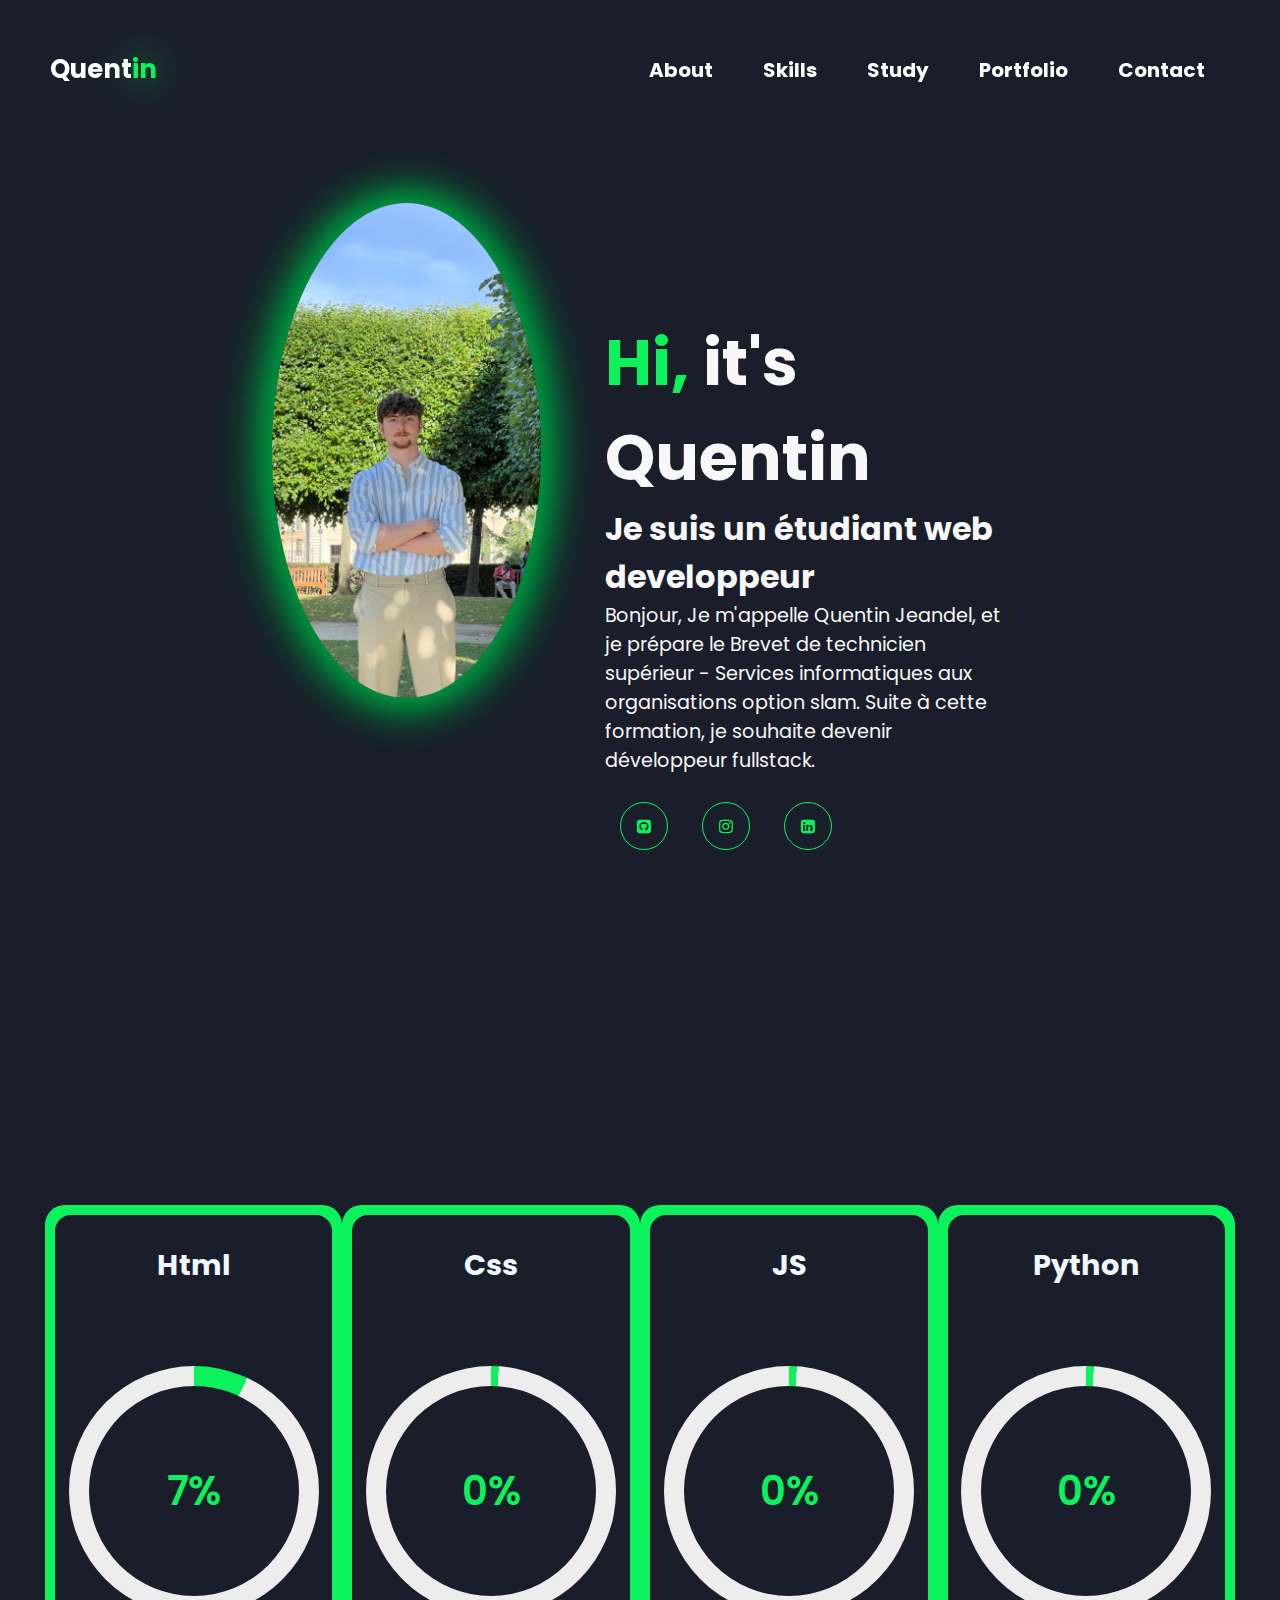
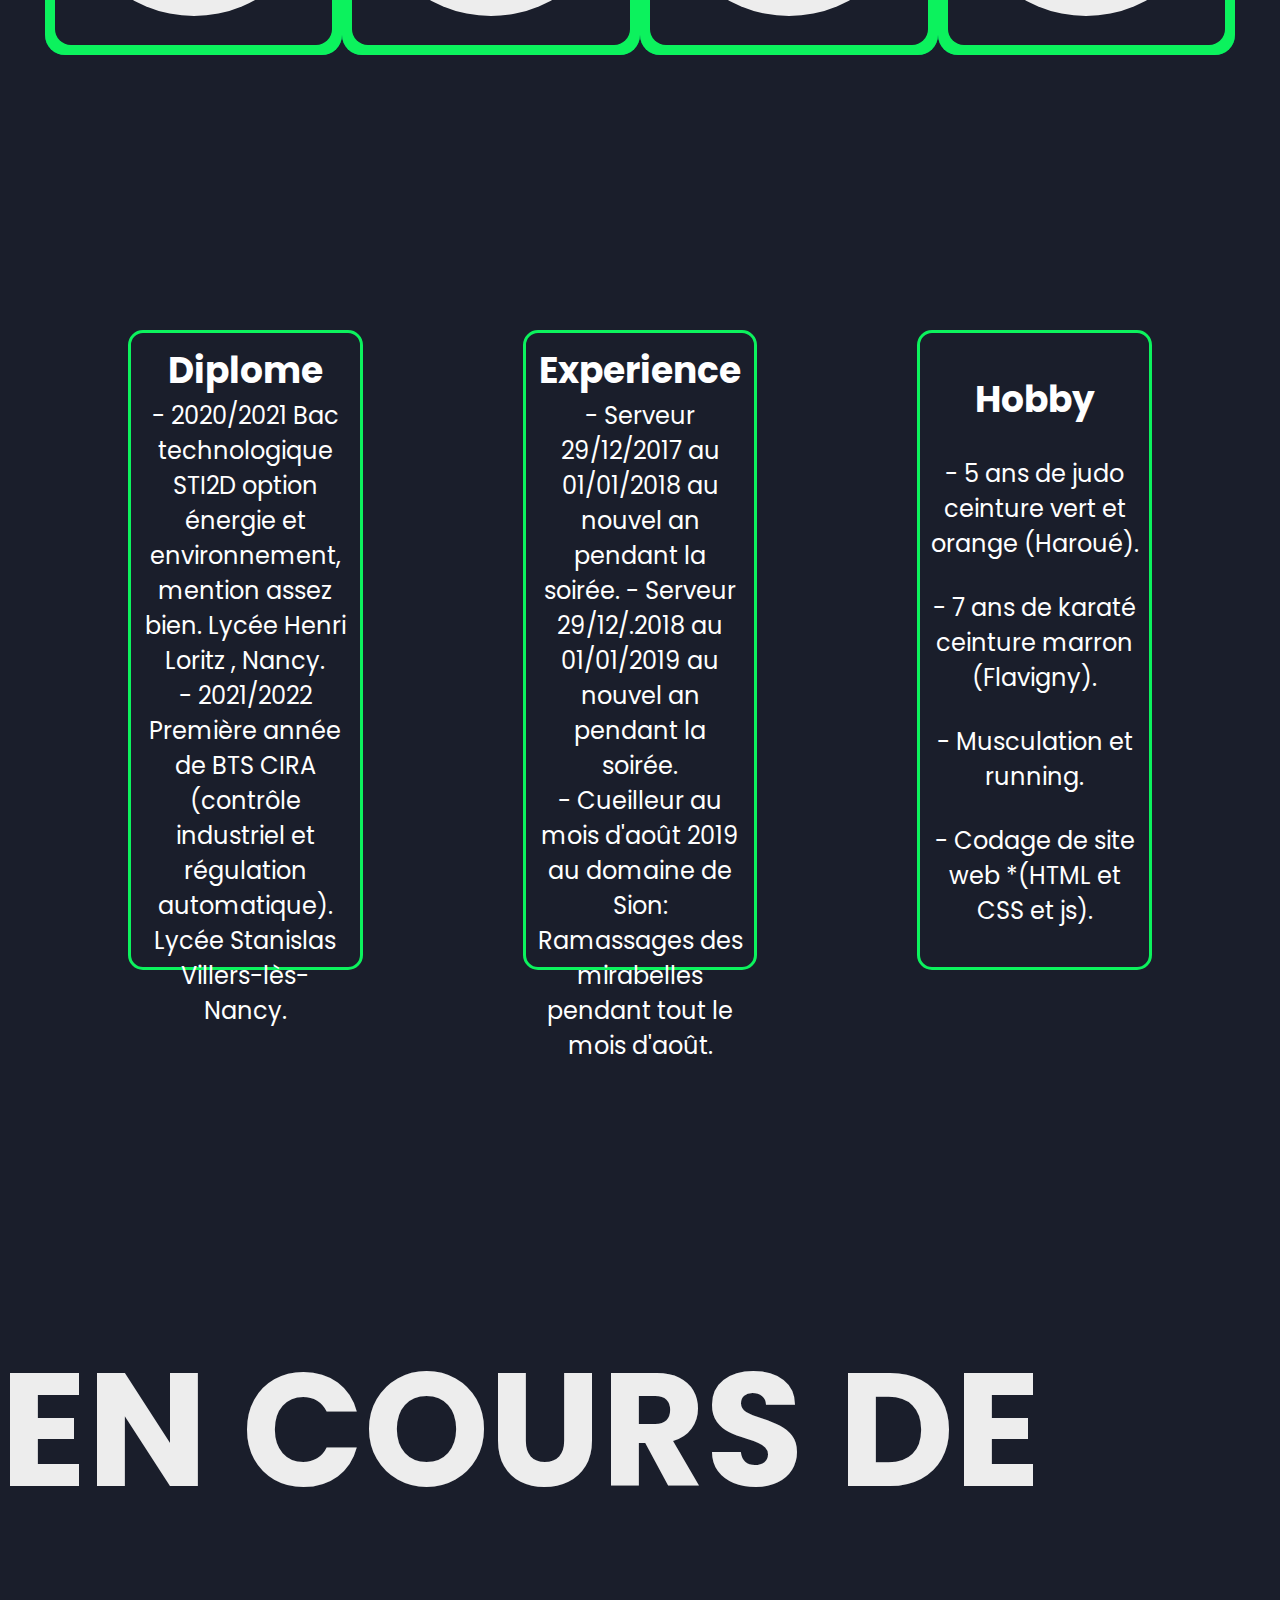
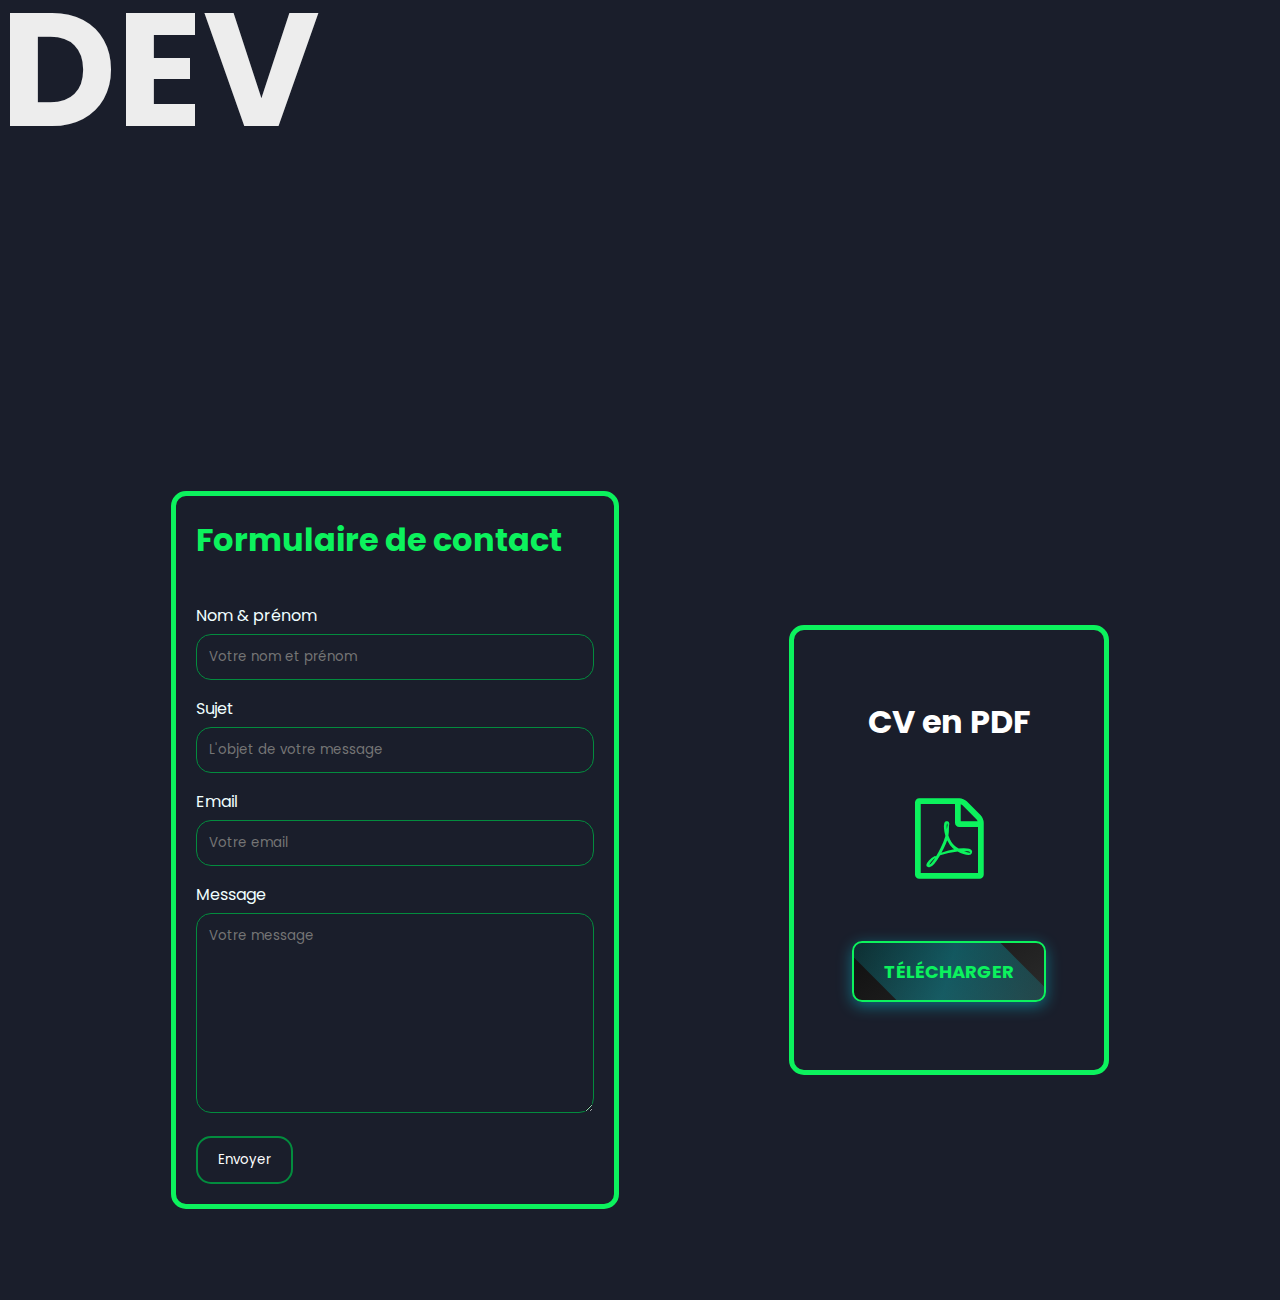
<file: index.html>
<!DOCTYPE html>
<html lang="fr">
<head>
    <meta charset="UTF-8">
    <meta name="viewport" content="width=device-width, initial-scale=1.0">

    <link rel="stylesheet" href="style.css">

    <link rel="preconnect" href="https://fonts.googleapis.com">
    <link rel="preconnect" href="https://fonts.gstatic.com" crossorigin>
    <link href="https://fonts.googleapis.com/css2?family=Poppins:ital,wght@0,100;0,200;0,300;0,400;0,500;0,600;0,700;0,800;0,900;1,100;1,200;1,300;1,400;1,500;1,600;1,700;1,800;1,900&display=swap" rel="stylesheet">

    <!--lib-->
    <link href="https://unpkg.com/aos@2.3.1/dist/aos.css" rel="stylesheet">
    <script src="https://unpkg.com/aos@2.3.1/dist/aos.js"></script>

    <link rel="stylesheet" href="https://cdnjs.cloudflare.com/ajax/libs/font-awesome/4.7.0/css/font-awesome.min.css">
    <title>S13JK-PROJECT</title>
</head>
<body>
    <nav class="nav-barre">
        <a href="#" class="logo">Quent<span class="logo-project">in</span></a>
        <div class="nav-links">
          <ul>
            <li class="home"><a href="#" class="hover-red">About</a></li>
            <li><a href="#Skills" class="hover-red">Skills</a></li>
            <li><a href="#Study" class="hover-red">Study</a></li>
            <li><a href="#Portfolio" class="hover-red">Portfolio</a></li>
            <li><a href="#contact" class="hover-red">Contact</a></li>
          </ul>
        </div>
      </nav>
    <header>
            <div class="overlay">
                <div class="overlay-info">
                    <div class="user-profil"></div>
                    <div class="user-text">
                        <h1><span>Hi,</span> it's Quentin</h1>
                        <h2>Je suis un étudiant web developpeur</h2>
                        <p>Bonjour, Je m'appelle Quentin Jeandel, et je prépare le Brevet de technicien supérieur 
                           - Services informatiques aux organisations option slam.
                           Suite à cette formation, je souhaite devenir développeur fullstack.
                        </p>
                        <div class="social-link">
                            <a href="https://github.com/Lavarice"><i class="fa fa-github-square"></i></a>
                            <a href="https://www.instagram.com/lob_.str/"><i class="fa fa-instagram"></i></a>
                            <a href="https://www.linkedin.com/feed/?trk=guest_homepage-basic_google-one-tap-submit"><i class="fa fa-linkedin-square"></i></a>
                        </div>
                    </div>   
                </div>
            </div>
    </header>
    <section  class="sec" id="Skills">  
        <div class="main-card">
            <div class="card">
                <h3>Html</h3>
                <div class="circular-progress">
                    <span class="progress-value">0%</span>
                </div>
            </div>
            <div class="card">
                <h3>Css</h3>
                <div class="circular-progress">
                    <span class="progress-value" >0%</span>
                </div>
            </div>
            <div class="card">
                <h3>JS</h3>
                <div class="circular-progress">
                    <span class="progress-value">0%</span>
                </div>
            </div>
            <div class="card">
                <h3>Python</h3>
                <div class="circular-progress">
                    <span class="progress-value">0%</span>
                </div>
            </div>
        </div>
    </section>
    <section class="sec" id="Study">
        <div class="ctn" class="text-ctn">
            <h2>Diplome</h2>
            <p>- 2020/2021 Bac technologique STI2D option énergie et
                environnement, mention assez bien. Lycée Henri Loritz , Nancy.
            </p>
            <p>
               - 2021/2022 Première année de BTS CIRA (contrôle industriel et
            régulation automatique). Lycée Stanislas Villers-lès-Nancy.
            </p>
        </div>
        <div  class="ctn" class="exp-ctn">
            <h2>Experience</h2>
            <p>- Serveur 29/12/2017 au 01/01/2018 au nouvel an
                pendant la soirée.
                - Serveur 29/12/.2018 au 01/01/2019 au nouvel an
                pendant la soirée.
            </p>
            <p>- Cueilleur au mois d'août 2019 au domaine de
                Sion: Ramassages des mirabelles pendant tout le
                mois d'août.
            </p>
        </div>
        <div class="ctn" class="hobby-ctn">
            <h2>Hobby</h2>
            <p>- 5 ans de judo ceinture vert et
                orange (Haroué).
            </p>
            <p>- 7 ans de karaté ceinture
                marron (Flavigny).
            </p>
            <p>
                - Musculation et running.
            </p>
            <p>- Codage de site web *(HTML et
                CSS et js).
            </p>
        </div>
    </section>
    <section class="sec" id="Portfolio">
        <h1>EN COURS DE DEV</h1>
    </section>
    <section class="sec" id="contact">
        <div class="container">
            <h1>Formulaire de contact</h1>
            <form action="/action_page.php">
              <label for="fname">Nom & prénom</label>
              <input type="text" id="fname" name="firstname" placeholder="Votre nom et prénom">
          
              <label for="sujet">Sujet</label>
              <input type="text" id="sujet" name="sujet" placeholder="L'objet de votre message">
          
              <label for="emailAddress">Email</label>
              <input id="emailAddress" type="email" name="email" placeholder="Votre email">
          
              <label for="subject">Message</label>
              <textarea id="subject" name="subject" placeholder="Votre message" style="height:200px"></textarea>
          
              <input type="submit" value="Envoyer">
            </form>
        </div>
        <div class="sec-btn">
            <h1>CV en PDF</h1>
            <a href="#"><i class="fa fa-file-pdf-o" aria-hidden="true"></i></a>
            <a href="#" class="download-button">
                <span>Télécharger</span>
            </a>    
        </div>
    </section>
    <script src="index.js"></script>

    <script>
        AOS.init();
    </script>
</body>
</html>
</file>
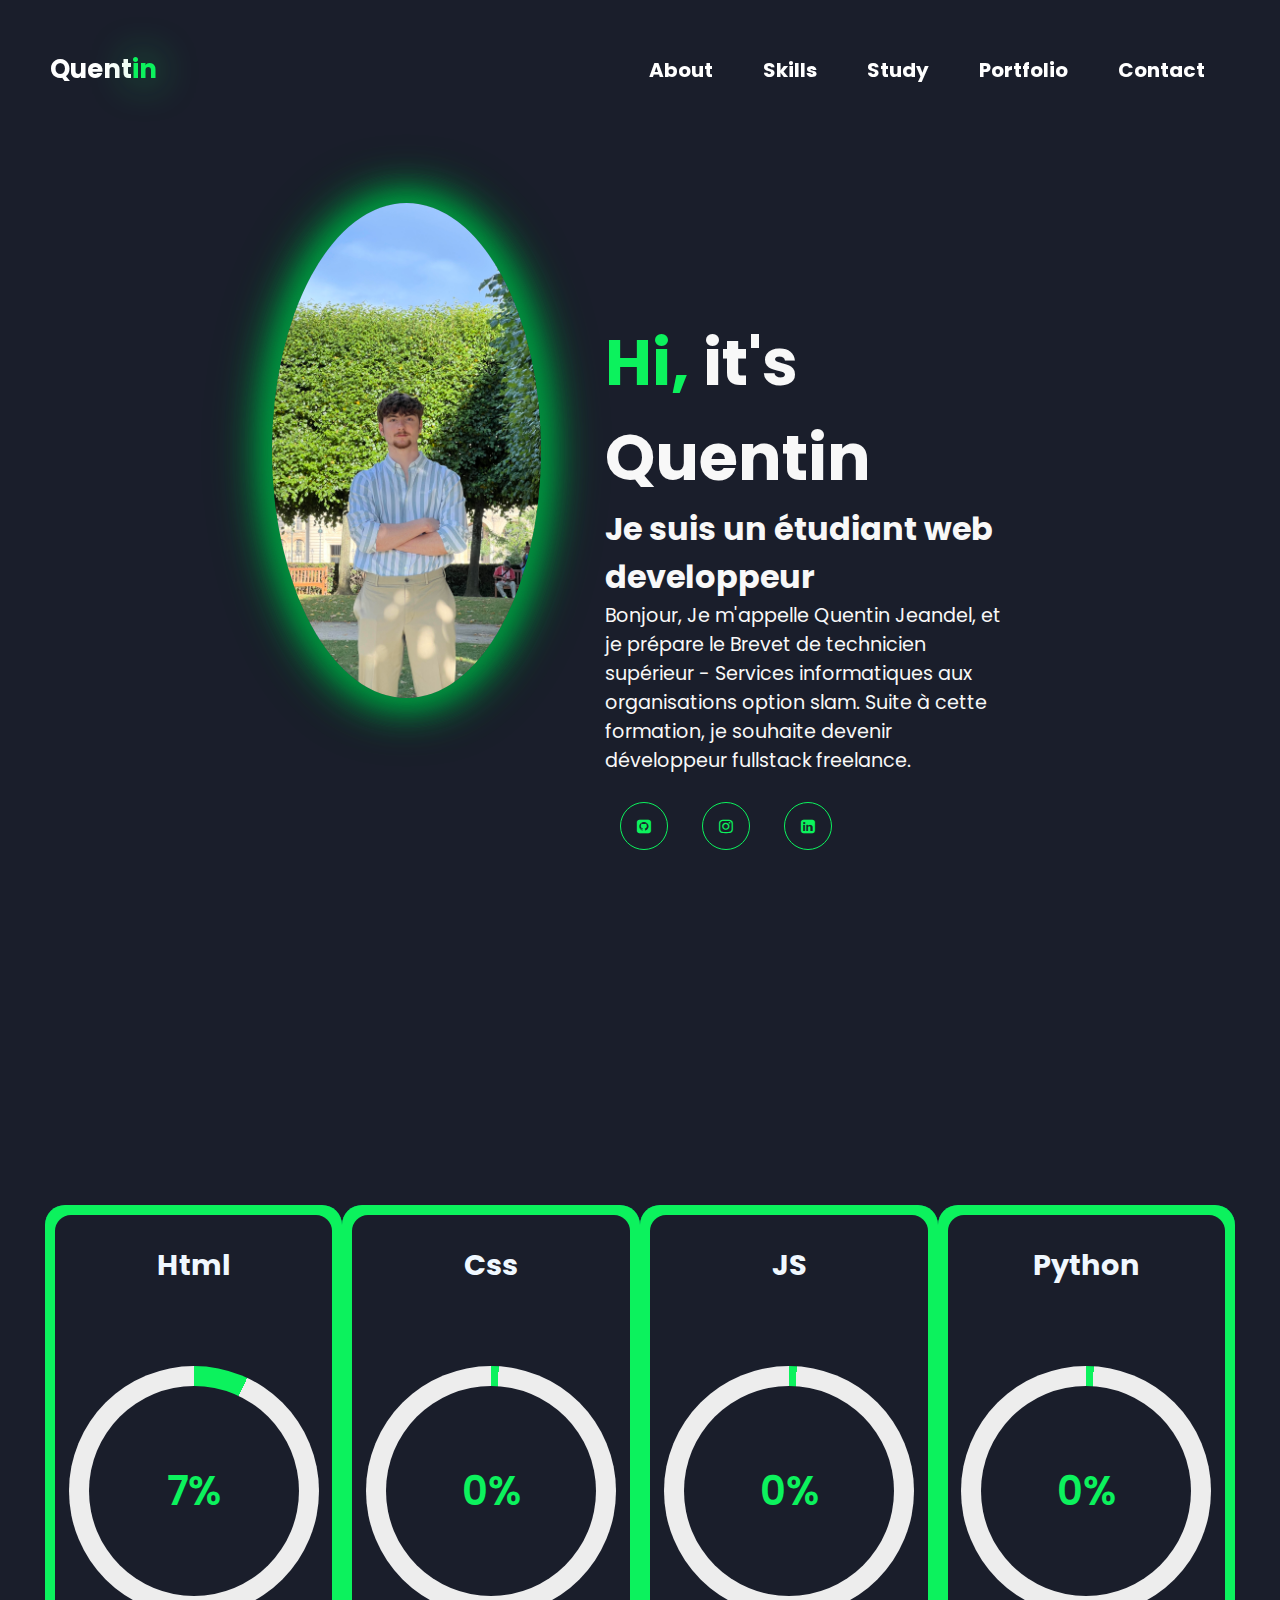
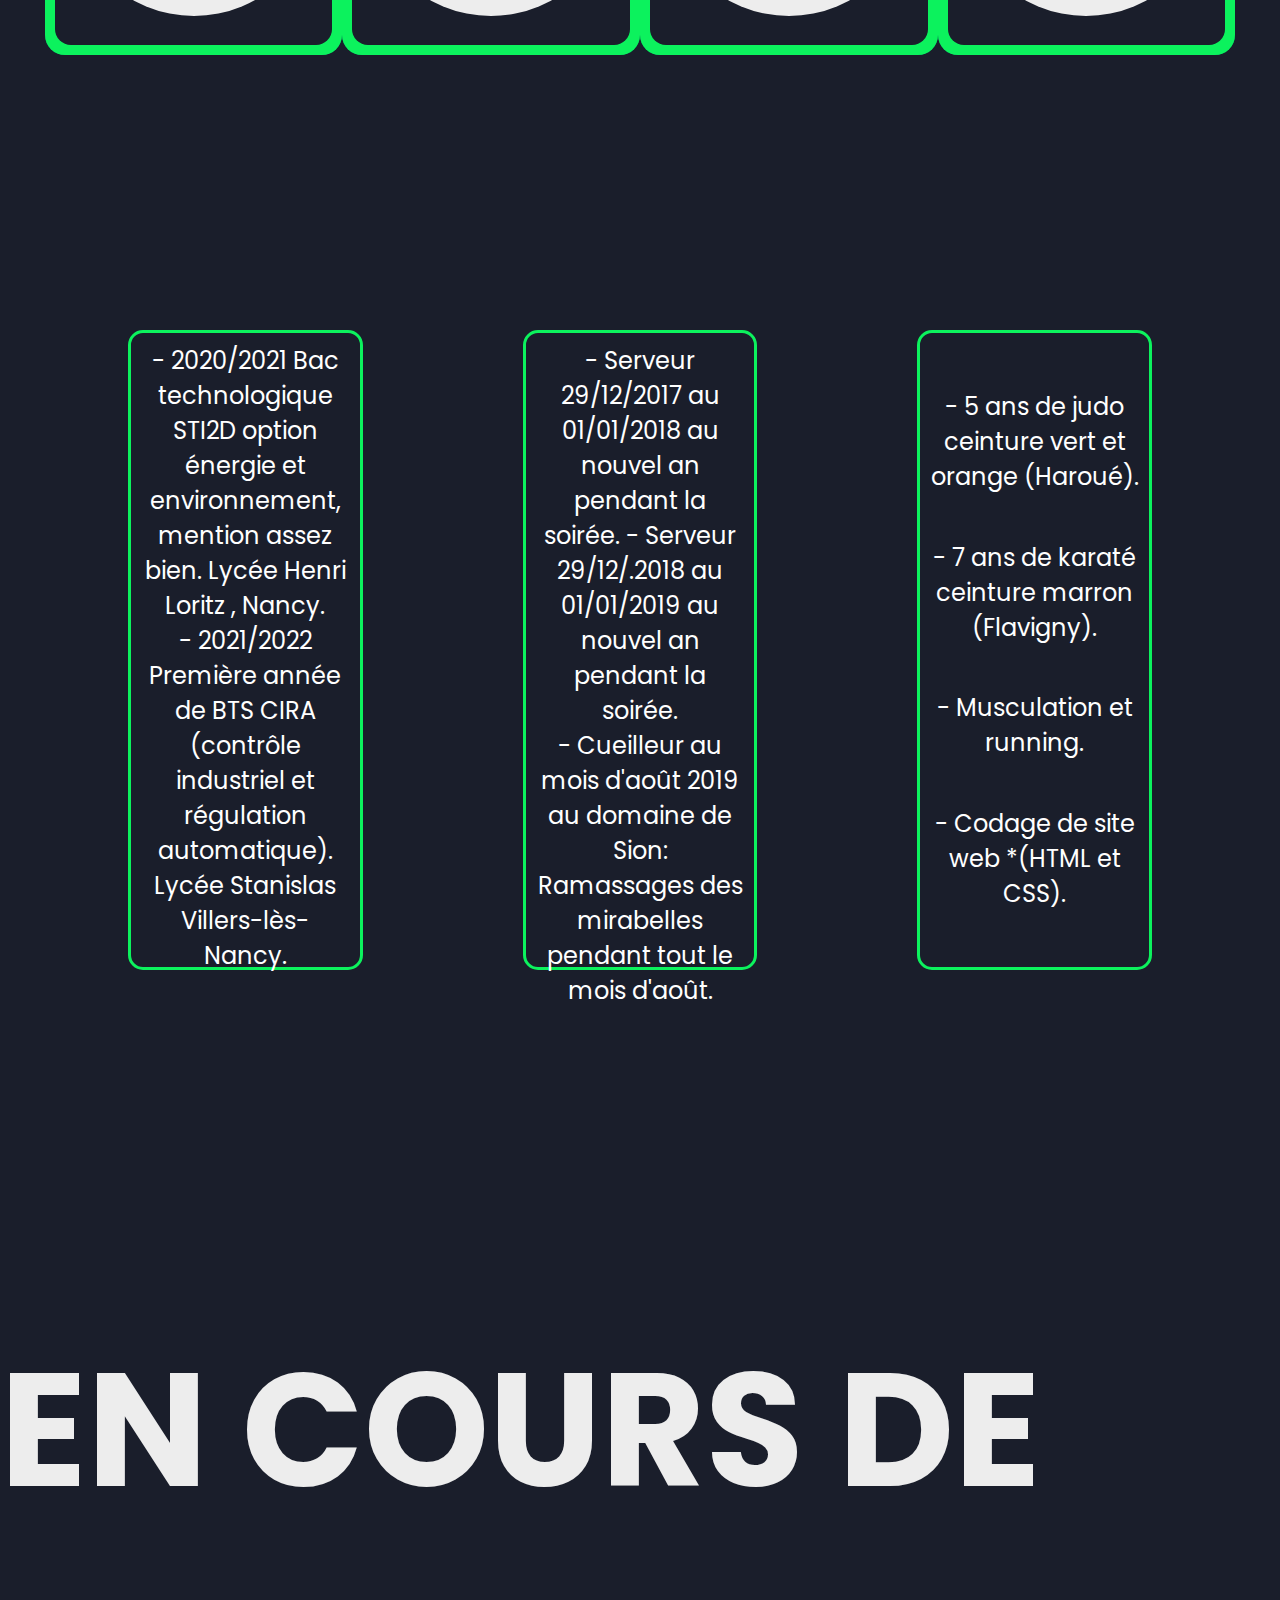
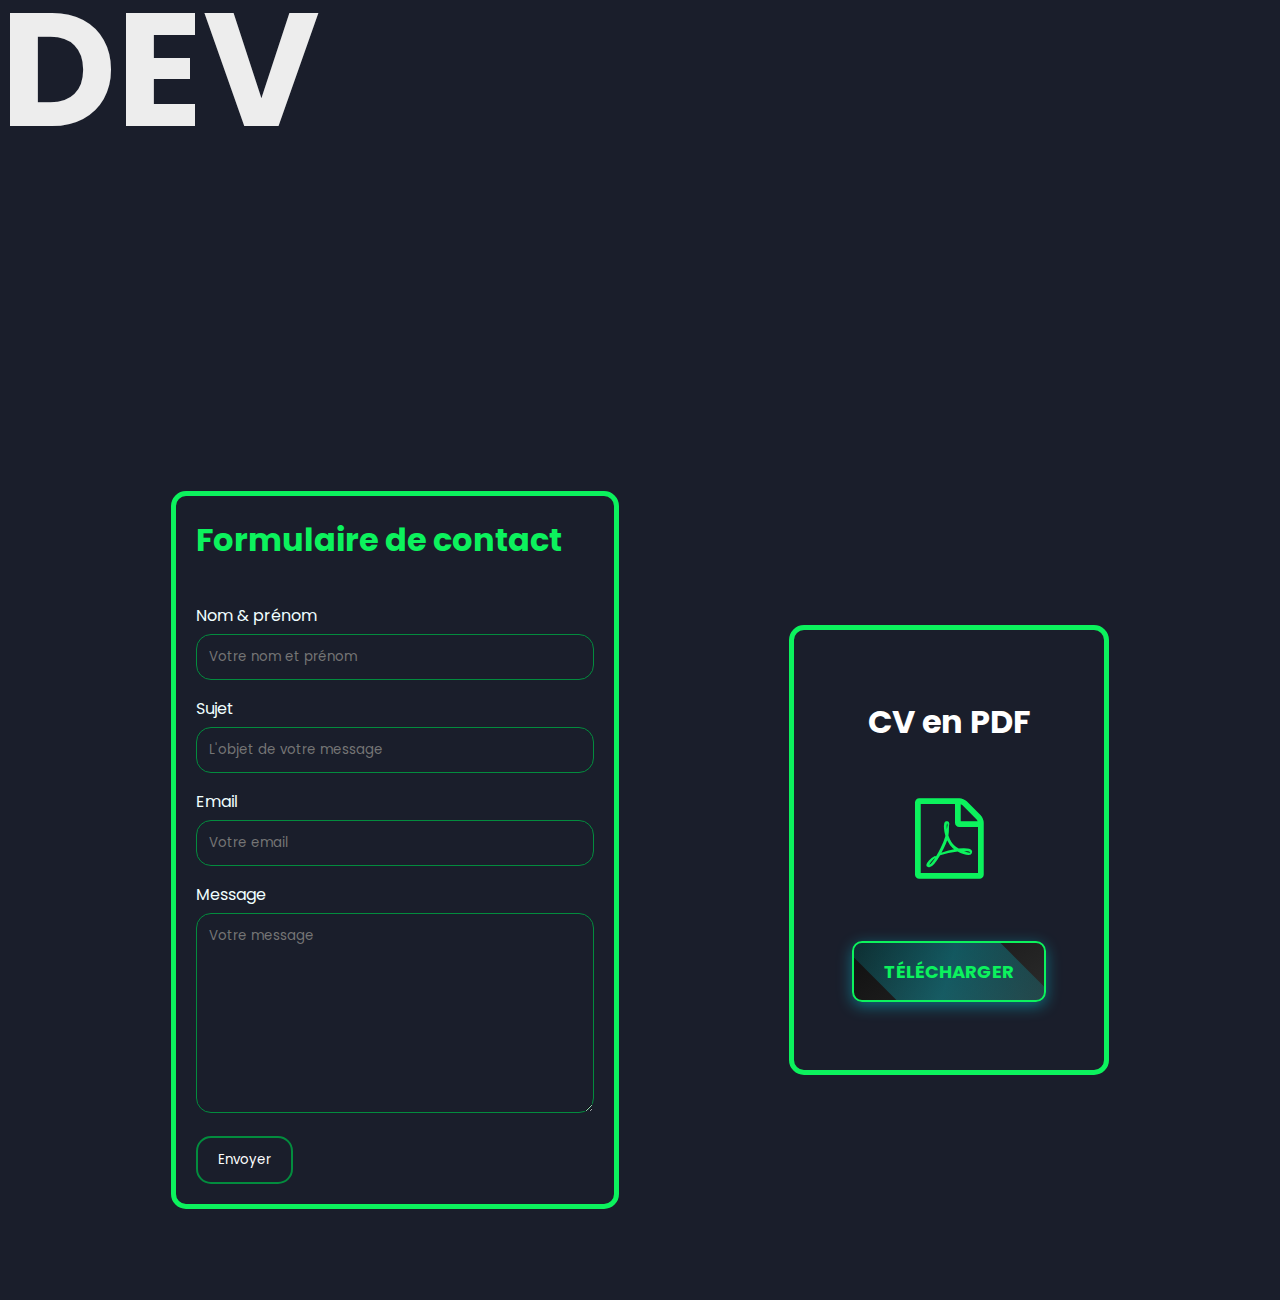
<file: home.html>
<!DOCTYPE html>
<html lang="fr">
<head>
    <meta charset="UTF-8">
    <meta name="viewport" content="width=device-width, initial-scale=1.0">

    <link rel="stylesheet" href="style.css">

    <link rel="preconnect" href="https://fonts.googleapis.com">
    <link rel="preconnect" href="https://fonts.gstatic.com" crossorigin>
    <link href="https://fonts.googleapis.com/css2?family=Poppins:ital,wght@0,100;0,200;0,300;0,400;0,500;0,600;0,700;0,800;0,900;1,100;1,200;1,300;1,400;1,500;1,600;1,700;1,800;1,900&display=swap" rel="stylesheet">

    <!--lib-->
    <link href="https://unpkg.com/aos@2.3.1/dist/aos.css" rel="stylesheet">
    <script src="https://unpkg.com/aos@2.3.1/dist/aos.js"></script>

    <link rel="stylesheet" href="https://cdnjs.cloudflare.com/ajax/libs/font-awesome/4.7.0/css/font-awesome.min.css">
    <title>S13JK-PROJECT</title>
</head>
<body>
    <nav class="nav-barre">
        <a href="#" class="logo">Quent<span class="logo-project">in</span></a>
        <div class="nav-links">
          <ul>
            <li class="home"><a href="#" class="hover-red">About</a></li>
            <li><a href="#Skills" class="hover-red">Skills</a></li>
            <li><a href="#Study" class="hover-red">Study</a></li>
            <li><a href="#Portfolio" class="hover-red">Portfolio</a></li>
            <li><a href="#contact" class="hover-red">Contact</a></li>
          </ul>
        </div>
      </nav>
    <header>
            <div class="overlay">
                <div class="overlay-info">
                    <div class="user-profil"></div>
                    <div class="user-text">
                        <h1><span>Hi,</span> it's Quentin</h1>
                        <h2>Je suis un étudiant web developpeur</h2>
                        <p>Bonjour, Je m'appelle Quentin Jeandel, et je prépare le Brevet de technicien supérieur 
                           - Services informatiques aux organisations option slam.
                           Suite à cette formation, je souhaite devenir développeur fullstack freelance.
                        </p>
                        <div class="social-link">
                            <a href="https://github.com/Lavarice"><i class="fa fa-github-square"></i></a>
                            <a href="https://www.instagram.com/lob_.str/"><i class="fa fa-instagram"></i></a>
                            <a href="https://www.linkedin.com/feed/?trk=guest_homepage-basic_google-one-tap-submit"><i class="fa fa-linkedin-square"></i></a>
                        </div>
                    </div>   
                </div>
            </div>
    </header>
    <section  class="sec" id="Skills">  
        <div class="main-card">
            <div class="card">
                <h3>Html</h3>
                <div class="circular-progress">
                    <span class="progress-value">0%</span>
                </div>
            </div>
            <div class="card">
                <h3>Css</h3>
                <div class="circular-progress">
                    <span class="progress-value" >0%</span>
                </div>
            </div>
            <div class="card">
                <h3>JS</h3>
                <div class="circular-progress">
                    <span class="progress-value">0%</span>
                </div>
            </div>
            <div class="card">
                <h3>Python</h3>
                <div class="circular-progress">
                    <span class="progress-value">0%</span>
                </div>
            </div>
        </div>
    </section>
    <section class="sec" id="Study">
        <div class="ctn" class="text-ctn">
            <p>- 2020/2021 Bac technologique STI2D option énergie et
                environnement, mention assez bien. Lycée Henri Loritz , Nancy.
            </p>
            <p>
               - 2021/2022 Première année de BTS CIRA (contrôle industriel et
            régulation automatique). Lycée Stanislas Villers-lès-Nancy.
            </p>
        </div>
        <div  class="ctn" class="exp-ctn">
            <p>- Serveur 29/12/2017 au 01/01/2018 au nouvel an
                pendant la soirée.
                - Serveur 29/12/.2018 au 01/01/2019 au nouvel an
                pendant la soirée.
            </p>
            <p>- Cueilleur au mois d'août 2019 au domaine de
                Sion: Ramassages des mirabelles pendant tout le
                mois d'août.
            </p>
        </div>
        <div class="ctn" class="hobby-ctn">
            <p>- 5 ans de judo ceinture vert et
                orange (Haroué).
            </p>
            <p>- 7 ans de karaté ceinture
                marron (Flavigny).
            </p>
            <p>
                - Musculation et running.
            </p>
            <p>- Codage de site web *(HTML et
                CSS).
            </p>
        </div>
    </section>
    <section class="sec" id="Portfolio">
        <h1>EN COURS DE DEV</h1>
    </section>
    <section class="sec" id="contact">
        <div class="container">
            <h1>Formulaire de contact</h1>
            <form action="/action_page.php">
              <label for="fname">Nom & prénom</label>
              <input type="text" id="fname" name="firstname" placeholder="Votre nom et prénom">
          
              <label for="sujet">Sujet</label>
              <input type="text" id="sujet" name="sujet" placeholder="L'objet de votre message">
          
              <label for="emailAddress">Email</label>
              <input id="emailAddress" type="email" name="email" placeholder="Votre email">
          
              <label for="subject">Message</label>
              <textarea id="subject" name="subject" placeholder="Votre message" style="height:200px"></textarea>
          
              <input type="submit" value="Envoyer">
            </form>
        </div>
        <div class="sec-btn">
            <h1>CV en PDF</h1>
            <a href="#"><i class="fa fa-file-pdf-o" aria-hidden="true"></i></a>
            <a href="#" class="download-button">
                <span>Télécharger</span>
            </a>    
        </div>
    </section>
    <script src="index.js"></script>

    <script>
        AOS.init();
    </script>
</body>
</html>
</file>
<file: style.css>
*{
    margin: 0;
    padding: 0;
    text-decoration: none;
    list-style-type: none;
    box-sizing: border-box;
    font-family: Poppins;
}

/*-----------------------------------*/
    body{
        background-color: #1a1e2b; /* Fond noir pour faire ressortir le néon */
        overflow-x: hidden
    }


.star {
    position: absolute;
    background-color: green;
    border-radius: 50%;
    opacity: 0;
    animation: twinkling 3s infinite;
}
  
@keyframes twinkling {
    0%, 100% { transform: scale(0); opacity: 0; }
     50% { transform: scale(1); opacity: 1; }
}
/*-----------------------------------*/
.nav-barre{
    position: fixed;
    z-index: 1001; 
    padding: 50px;
    display: flex;
    justify-content: space-between;
    align-items: center;
    width: 100%;
    box-sizing: border-box;
}

.nav-barre a {
    color: white;
    font-size: 20px;
    transition: 0.2s linear;
}

.nav-barre .logo {
    font-size: 1.6em;
    font-weight: bold;
}

.nav-barre .logo-project{
    color: #0CF25D;
    filter: drop-shadow(0 0 20px #0CF25D);
}

.nav-barre .nav-links ul{
    display: flex;
}

.nav-barre .nav-links ul li{
    margin: 0 25px;

}

.nav-barre .nav-links ul li a{
    font-weight: bold;
}

.nav-barre .nav-links ul li a:hover{
    color: #0CF25D;
}

/*-----------------------------------*/
.overlay {
    position: relative;
    width: 100%;
    height: 100vh; /* Ajustez selon vos besoins */
    margin-left: 6em ;
    display: flex;
    justify-content: center; /* Centre horizontalement */
    align-items: center;     /* Centre verticalement */
    color: rgb(248, 248, 248);
    z-index: 1000;
}

.overlay .overlay-info{
    position: absolute;
    height: 70vh;
    width: 80%;
    padding: 3rem;
    display: flex;
    flex-direction: row;
    align-items: center;
}

.overlay .user-profil{
    position: relative;
    height: 55vh;
    width: 21vw;
    background-image: url(photo-profile.jpg);
    background-position: center;
    background-size: cover;
    background-repeat: no-repeat;
    border: 0,2rem solid #0CF25D;
    border-radius: 50%;
    box-shadow: 
        0 0 10px #038C3E,   /* Première lueur */
        0 0 20px #038C3E,   /* Deuxième lueur */
        0 0 30px #038C3E,   /* Troisième lueur */
        0 0 40px #038C3E,   /* Quatrième lueur */
        0 0 50px #038C3E,   /* Cinquième lueur */
        0 0 60px #038C3E;   /* Sixième lueur */
    transition: box-shadow 0.3s ease; /* Transition pour un effet interactif */
}

.overlay .user-profil:hover {
    box-shadow: 
      0 0 15px #0CF25D, 
      0 0 25px #0CF25D, 
      0 0 35px #0CF25D, 
      0 0 45px #0CF25D, 
      0 0 65px #0CF25D, 
      0 0 75px #0CF25D; /* Effet lumineux plus intense au survol */
}

.overlay-info .user-text{
    height: 30vh;
    width: 32vw;
    margin: 3rem 4rem 3rem;
    display: flex;
    flex-direction: column;
    align-items: flex-start;
    justify-content: space-between;
    text-align: start;
    z-index: 1000;
}

.overlay-info span{
    color: #0CF25D;
}

.overlay-info h1{
    font-size: 4rem;
}
.overlay-info h2{
    font-size: 2rem;
}
.overlay-info p{
    font-size: 1.2em;
}

/*-----------------------------------*/

.social-link {
    margin-top: 3vh;
}
.social-link i{
    display: inline-flex;
    justify-content: center;
    align-items: center;
    width: 3rem;
    height: 3rem;
    background-color: transparent;
    border: 0.1rem solid #0CF25D;
    border-radius: 50%;
    color: #0CF25D;
    margin: 0 15px;
    font-size: 1rem;
    transition: 0.2s linear;
}

.social-link i:hover{
    scale: 1.3;
    filter: drop-shadow(0 0 10px #0CF25D);
    color: black;
    border-color: #0CF25D;
}
/*-----------------------------------*/

#Portfolio h1{
    font-size: 10rem;
    color: #ededed;
}
/*-----------------------------------*/
.sec{
    height: 100vh;
    display: flex;
    align-items: center;
    justify-content: center;
}

.main-card{
    position: relative;
    margin-top: 10rem;
    top: 0;
    left: 0;
    height: 50vh;
    width: 93vw;
    align-content: center;
    display: flex;
    flex-direction:row;
    justify-content: space-between;
}
.card{
    position: relative;
    height: 100%;
    width: 410px;
    border-radius: 20px;
    background: #02735E;
    display: flex;
    flex-direction: column;
    justify-content: space-around;
    align-items: center;
    overflow: hidden;
  }

.card h3{
    color: aliceblue;
    font-size: 1.8rem;
    z-index: 100;
}
/*-----------------------------------*/
        /*Animation de bordure*/
.card::before{
    content: '';
    position: absolute;
    width: 350px;
    height: 130%;
    background-color: #0CF25D;
    box-shadow: 0 0 20px rgb(8, 8, 8);
    animation: animate 10s linear infinite;
}

.card::after{
    content: '';
    position: absolute;
    inset: 10px;
    background-color: #1a1e2b;
    border-radius: 16px;
}

@keyframes animate {
    0%{
        transform: rotate(0deg);
    }
    100%{
        transform: rotate(360deg);
    }
}

/*-----------------------------------*/

.circular-progress{
    position: relative;
    height: 250px;
    width: 250px;
    border-radius: 50%;
    background: conic-gradient(#0CF25D 3.6deg, #ededed 0deg);
    display: flex;
    align-items: center;
    justify-content: center;
    z-index: 100;
}
.circular-progress::before{
    content: "";
    position: absolute;
    height: 210px;
    width: 210px;
    border-radius: 50%;
    background-color: #1a1e2b;
}
.progress-value{
    position: relative;
    font-size: 40px;
    font-weight: 600;
    color: #0CF25D;
}
/*-----------------------------------*/
#Study{
    display: flex;
    flex-direction: row;
    justify-content: space-around;
    padding: 8em;
    gap: 10em;
}
.ctn{
    height: 40rem;
    width: 35rem;
    padding: 10px;
    border: 3px solid #0CF25D;
    border-radius: 15px;
    text-align: center;
    color: white;
    font-size: 1.5em;
    display: flex;
    flex-direction: column;
    justify-content: space-evenly;
    background: #1a1e2b;
    transition: transform 0.3s ease, box-shadow 0.3s ease;

}

.ctn:hover{
    transform: scale(1.1); /* Agrandit la div de 10% */
    box-shadow: 10px 10px 12px #0CF25D;
}

/*-----------------------------------*/

input[type=text], textarea, input[type=email] {
    width: 100%;
    padding: 12px;
    border: 1px solid #038C3E;
    background-color:#1a1e2b ;
    border-radius: 15px;
    box-sizing: border-box;
    margin-top: 6px;
    margin-bottom: 16px;
    margin-right: 0px;
    margin-left: 0px;
    resize: vertical;
    color: #ededed;
  }

label{margin-right: 0px;
    margin-left: 0px;
    width: 100%;
}
  
input[type=submit] {
    background: transparent;
    color: rgb(255, 255, 255);
    padding: 12px 20px;
    border: 2px solid #038C3E;
    border-radius: 15px;
    cursor: pointer;
  }
  
input[type=submit]:hover {
    background-color: #025951;
  }
  
.container {
    /* Ajouter box-sizing */
    box-sizing : border-box;
    border-radius: 15px;
    background-color:#1a1e2b;
    padding:20px;
    width: 100%;
    /* redéfinition 400 + 2*20 */
    /* max-width: 440px;
    margin:0 auto;*/
    width: 35vw;
    
    color: azure;
    border: 5px solid #0CF25D;
  }

.container h1  {
    color: #0CF25D;
    width: 100%;
    padding-bottom: 1.2em;
  }

/*-----------------------------------*/

#contact{
    display: flex;
    flex-direction: row;
    justify-content: space-evenly;

}

.sec-btn{
    height: 50vh;
    width: 25vw;
    display: flex;
    flex-direction: column;
    align-items: center;
    justify-content: space-evenly;
    border:5px solid #0CF25D;
    border-radius: 15px;
}

.sec-btn h1{
    color: white;
}

.download-button {
    position: relative;
    padding: 15px 30px;
    color: #0CF25D;
    font-size: 18px;
    font-weight: bold;
    text-transform: uppercase;
    text-decoration: none;
    background: linear-gradient(145deg, #0f0f0f, #2b2b2b);
    border: 2px solid #0CF25D;
    border-radius: 10px;
    overflow: hidden;
    box-shadow: 0 4px 15px rgba(0, 229, 255, 0.4);
    transition: 0.3s;
  }
  
.download-button:hover {
    color: #111;
    background: #0CF25D;
    box-shadow: 0 4px 20px rgba(0, 229, 255, 0.6), inset 0 0 10px #111;
}
  
.download-button::before {
    content: "";
    position: absolute;
    top: -50%;
    left: -50%;
    width: 200%;
    height: 200%;
    background: linear-gradient(60deg, transparent, rgba(0, 229, 255, 0.3), transparent);
    transition: transform 0.5s ease;
    transform: rotate(45deg);
    z-index: 0;
}
  
.download-button:hover::before {
    transform: rotate(50deg);
}
  
.download-button span {
    position: relative;
    z-index: 1;
}

.sec-btn i{
    display: inline-flex;
    justify-content: center;
    align-items: center;
    width: 3rem;
    height: 3rem;
    background-color: transparent;
    color: #0CF25D;
    font-size: 5rem;
    transition: 0.2s linear;
}

@media screen and (max-width: 320px ) {
    #Study{
        display: flex;
        flex-direction: column;
        justify-content: space-evenly;
        height: 120vh;
        padding: 15em;
    }
    .ctn{
        height: 50rem;
        width: 30rem;
        padding: 10px;
    }

    header{
        height: 150vh;
    }
    .overlay {
        position: relative;
        width: 100%;
        height: 100vh; /* Ajustez selon vos besoins */
        display: flex;
        justify-content: center; /* Centre horizontalement */
        align-items: center;     /* Centre verticalement */
        color: rgb(248, 248, 248);
    }
    
    .overlay .overlay-info{
        margin-top: 45vh;
        position: absolute;
        height: 100vh;
        width: 80vw;
        padding: 3rem;
        display: flex;
        flex-direction: column;
        align-items: center;
    }
    
    .overlay .user-profil{
        position: relative;
        height: 30vh;
        width: 40vw;
    }
       
    .overlay-info .user-text{
        height: 60%;
        width: 90vw;
        display: flex;
        flex-direction: column;
        align-items: center;
        justify-content: space-between;
        text-align: center;
        margin-bottom: 10%;
    }
     /*-----------------------------------*/

    #Skills{
        height: 150vh;
     }

    .main-card{
        position: relative;
        margin-top: 10rem;
        top: 0;
        left: 0;
        height: 50vh;
        width: 50vw;
        align-content: center;
        display: flex;
        flex-direction:row;
        flex-wrap: wrap;
        gap: 20px;
        justify-content: space-evenly;
    }
    
    .card{
        position: relative;
        height: 85%;
        width: 400px;
        border-radius: 20px;
        background: #1c1f2b;
        display: flex;
        flex-direction: column;
        justify-content: space-around;
        align-items: center;
        overflow: hidden;
      }

      .circular-progress{
        position: relative;
        height: 100px;
        width: 100px;
        border-radius: 50%;
        background: conic-gradient(rgb(0, 225, 255) 3.6deg, #ededed 0deg);
        display: flex;
        align-items: center;
        justify-content: center;
        z-index: 100;
    }

    .circular-progress::before{
        content: "";
        position: absolute;
        height: 60px;
        width: 60px;
        border-radius: 50%;
        background-color: #0b0d15;
    }
    .progress-value{
        position: relative;
        font-size: 1rem;
        font-weight: 600;
        color: rgb(0, 225, 255);
    }
    /*-----------------------------------*/

    #Portfolio h1{
        font-size: 2rem;
        color: #ededed;
        text-align: center;
    }

    #contact{
        height: 150vh;
        display: flex;
        flex-direction:  column;
        justify-content: space-around;
        align-items: center;
    }

    .sec-btn{
        height: 30vh;
        width: 60vw;
        display: flex;
        flex-direction: column;
        align-items: center;
        justify-content: space-evenly;
        border:5px solid rgb(0, 225, 255);
        border-radius: 15px;
    }

    .container {
        width: 100vw;
        /* Ajouter box-sizing */
        box-sizing : border-box;
        border-radius: 15px;
        background-color:#0b0d15;
        padding:20px;
        color: azure;
        border: 5px solid rgb(0, 225, 255);
      }

      .download-button {
        position: relative;
        padding: 5px 10px;
        color: #00e5ff;
        font-size: 18px;
        font-weight: bold;
        text-transform: uppercase;
        text-decoration: none;
        background: linear-gradient(145deg, #0f0f0f, #2b2b2b);
        border: 2px solid #00e5ff;
        border-radius: 10px;
        overflow: hidden;
        box-shadow: 0 4px 15px rgba(0, 229, 255, 0.4);
        transition: 0.3s;
      }
}

@media screen and ( (min-width: 320px) and (max-width: 576px) ){

    #Study{
            display: flex;
            flex-direction: column;
            justify-content: space-evenly;
            height: 120vh;
            padding: 15em;
    }
    .ctn{
            height: 50rem;
            width: 30rem;
            padding: 10px;
    }
    
    header{
        height: 150vh;
    }
    .overlay {
        position: relative;
        width: 100%;
        height: 100vh; /* Ajustez selon vos besoins */
        display: flex;
        justify-content: center; /* Centre horizontalement */
        align-items: center;     /* Centre verticalement */
    }
    
    .overlay .overlay-info{
        margin-top: 45vh;
        position: absolute;
        height: 100vh;
        width: 80vw;
        padding: 3rem;
        display: flex;
        flex-direction: column;
        align-items: center;
    }
    
    .overlay .user-profil{
        position: relative;
        height: 30vh;
        width: 40vw;
    }
       
    .overlay-info .user-text{
        height: 60%;
        width: 90vw;
        display: flex;
        flex-direction: column;
        align-items: center;
        justify-content: space-between;
        text-align: center;
        margin-bottom: 10%;
    }
     /*-----------------------------------*/

    #Skills{
        height: 150vh;
     }

    .main-card{
        position: relative;
        margin-top: 10rem;
        top: 0;
        left: 0;
        height: 50vh;
        width: 60vw;
        align-content: center;
        display: flex;
        flex-direction:row;
        flex-wrap: wrap;
        gap: 20px;
        justify-content: space-around;
    }
    
    .card{
        position: relative;
        height: 85%;
        width: 400px;
      }

      .circular-progress{
        position: relative;
        height: 150px;
        width: 150px;
    }

    .circular-progress::before{
        position: absolute;
        height: 110px;
        width: 110px;
    }
    .progress-value{
        position: relative;
        font-size: 40px;
        font-weight: 600;
    }
    
    /*-----------------------------------*/
    #Portfolio{
        position: relative;
        height: 40vh;
    }

    #Portfolio h1{
        font-size: 3.5rem;
    }

    #contact{
        height: 150vh;
        display: flex;
        flex-direction:  column;
        justify-content: space-around;
        align-items: center;
    
    }

    .sec-btn{
        height: 30vh;
        width: 45vw;
        display: flex;
        flex-direction: column;
        align-items: center;
        justify-content: space-evenly;
    }

    .container {
        width: 80vw;
        /* Ajouter box-sizing */
        box-sizing : border-box;
        padding:20px;
      }

      .download-button {
        position: relative;
        padding: 1px 5px;
      }
}

@media screen and ( (min-width: 576px) and (max-width: 767px) ){
    #Study{
        display: flex;
        flex-direction: column;
        justify-content: space-evenly;
        height: 120vh;
        padding: 25em;
    }
    .ctn{
        height: 50rem;
        width: 30rem;
        padding: 10px;
    }

    header{
        height: 130vh;
    }
    .overlay {
        position: relative;
        width: 100%;
        height: 100vh; /* Ajustez selon vos besoins */
    }
    
    .overlay .overlay-info{
        margin-top: 45vh;
        position: absolute;
        height: 100vh;
        width: 80vw;
        padding: 3rem;
        display: flex;
        flex-direction: column;
        align-items: center;
    }
    
    .overlay .user-profil{
        position: relative;
        height: 30vh;
        width: 40vw;
    }
       
    .overlay-info .user-text{
        height: 50vh;
        width: 500px;
        display: flex;
        flex-direction: column;
        align-items: center;
        justify-content: space-between;
        text-align: center;
        margin-bottom: 10%;
    }
     /*-----------------------------------*/

    #Skills{
        height: 150vh;
     }

    .main-card{
        position: relative;
        margin-top: 10rem;
        top: 5rem;
        left: 5rem;
        height: 50vh;
        width: 60vw;
        align-content: center;
        display: flex;
        flex-direction:row;
        flex-wrap: wrap;
        gap: 3em;
        justify-content: space-evenly;
    }
    
    .card{
        position: relative;
        height: 85%;
        width: 23rem;
      }

      .circular-progress{
        position: relative;
        height: 150px;
        width: 150px;
        display: flex;
        align-items: center;
        justify-content: center;
    }

    .circular-progress::before{
        content: "";
        position: absolute;
        height: 110px;
        width: 110px;
    }
    .progress-value{
        position: relative;
        font-size: 40px;
        font-weight: 600;
    }
    

    /*-----------------------------------*/

    #Portfolio h1{
        font-size: 5rem;
        text-align: center;
    }

    #contact{
        height: 150vh;
        display: flex;
        flex-direction:  column;
        justify-content: space-around;
        align-items: center;
    
    }

    .sec-btn{
        height: 50vh;
        width: 60vw;
        display: flex;
        flex-direction: column;
        align-items: center;
        justify-content: space-evenly;
    }

    .container {
        width: 70vw;
        /* Ajouter box-sizing */
        box-sizing : border-box;
        padding:20px;
      }

}

@media screen and ( (min-width: 767px) and (max-width: 920px) ){

    #Study{
        display: flex;
        flex-direction: column;
        justify-content: space-evenly;
        height: 130vh;
        padding: 20em;
    }
    .ctn{
        height: 70rem;
        width: 40rem;
        padding: 10px;
    }

    header{
        height: 100vh;
    }
    .overlay {
        position: relative;
        width: 100%;
        height: 100vh; 
        display: flex;
        justify-content: center; 
        align-items: center;     
    }
    
    .overlay .overlay-info{
        margin-top: 30vh;
        position: absolute;
        height: 100vh;
        width: 80vw;
        padding: 3rem;
        display: flex;
        flex-direction: column;
        align-items: center;
    }
    
    .overlay .user-profil{
        position: relative;
        height: 30vh;
        width: 25vw;
    }

    .overlay-info .user-text{
        height: 50vh;
        width: 500px;
        display: flex;
        flex-direction: column;
        align-items: center;
        justify-content: space-between;
        text-align: center;
        margin-bottom: 10%;
    }

     /*-----------------------------------*/

     #Skills{
        height: 120vh;
        width: 120%;
     }

    .main-card{
        position: relative;
        top: 0;
        height: 50vh;
        width: 100vw;
        align-content: center;
        display: flex;
        flex-direction:row;
        flex-wrap: wrap;
        gap: 20px;
        justify-content: space-around;
    }
    
    .card{
        position: relative;
        height: 32vh;
        width: 400px;
      }

      .circular-progress{
        position: relative;
        height: 150px;
        width: 150px;
    }

    .circular-progress::before{
        content: "";
        position: absolute;
        height: 110px;
        width: 110px;
    }
    .progress-value{
        position: relative;
        font-size: 40px;
        font-weight: 600;
    }
    
    /*-----------------------------------*/

    #Portfolio h1{
        font-size: 7.5rem;
        text-align: center;
    }

    #contact{
        height: 150vh;
        display: flex;
        flex-direction:  column;
        justify-content: space-around;
        align-items: center;
    
    }

    .sec-btn{
        height: 50vh;
        width: 60vw;
        display: flex;
        flex-direction: column;
        align-items: center;
        justify-content: space-evenly;
    }

    .container {
        width: 70vw;
        /* Ajouter box-sizing */
        box-sizing : border-box;
        padding:20px;
      }
}

/*-------------- un media pour les  screen sup a 1100px de largeur---------------------*/
</file>
